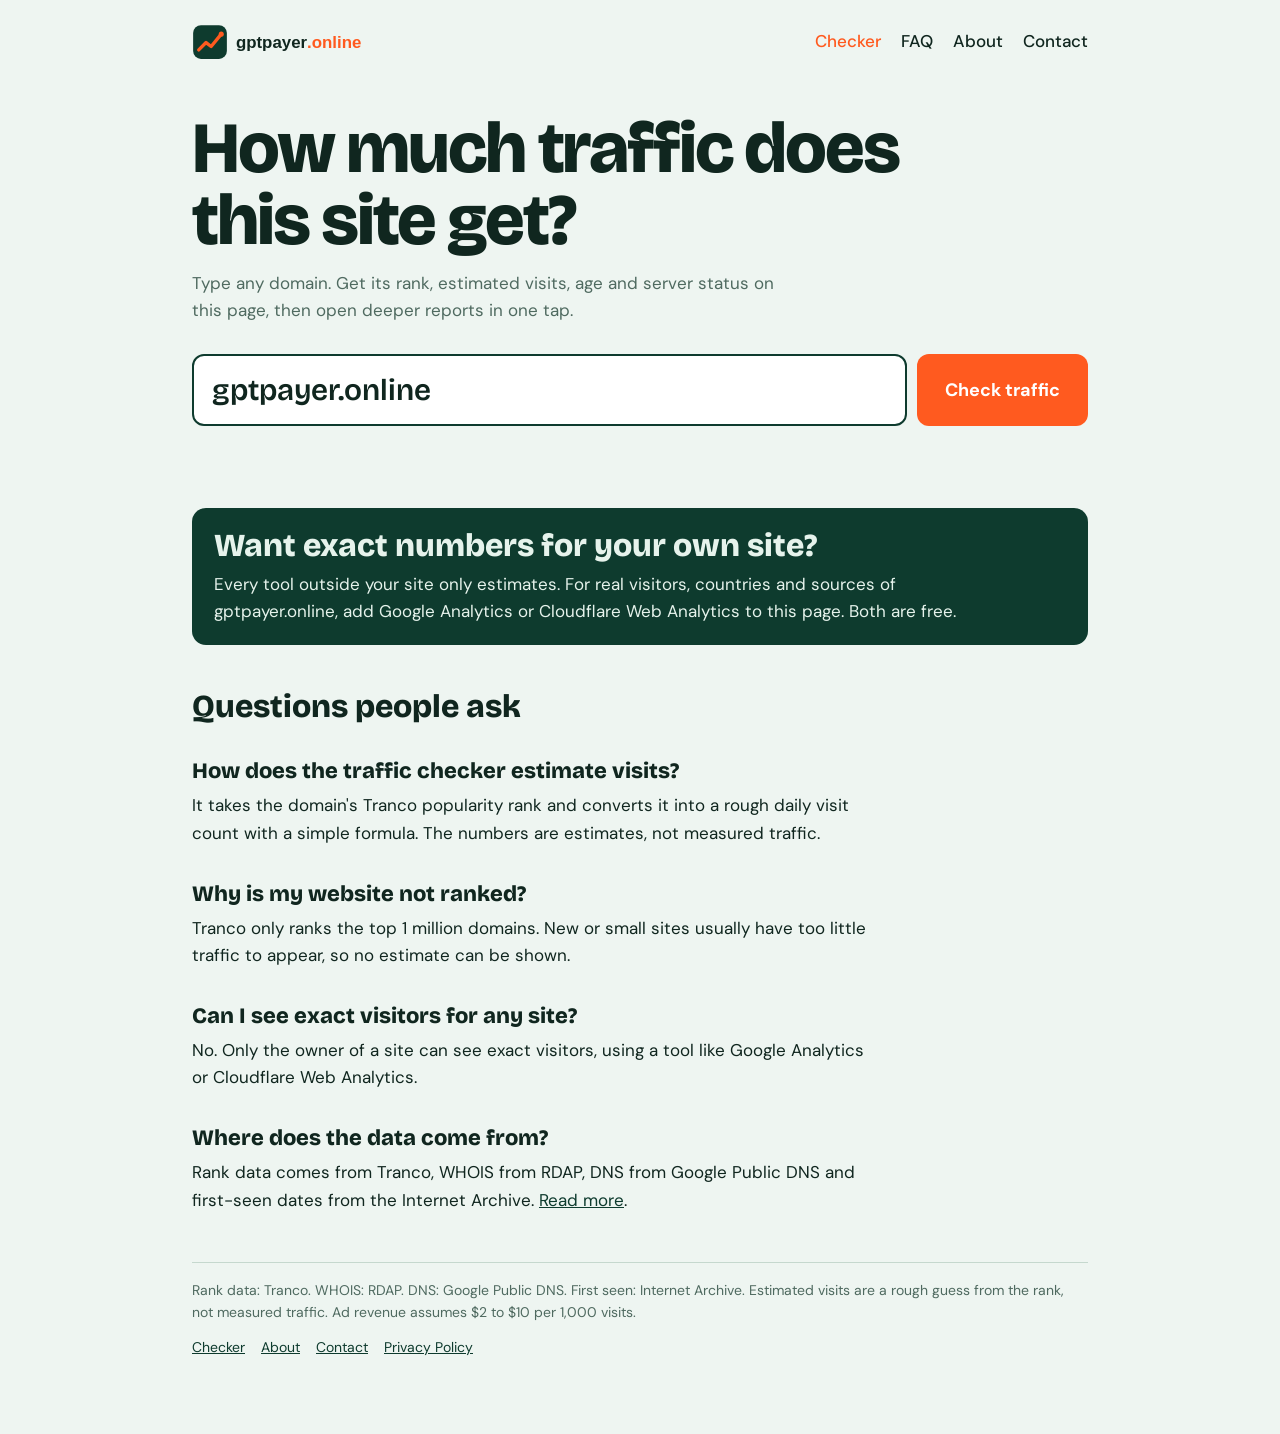
<file: index.html>
<!DOCTYPE html>
<html lang="en">
<head>
<meta charset="utf-8">
<meta name="viewport" content="width=device-width, initial-scale=1">
<title>GPTPayer Traffic Checker – rank, age and traffic of any website</title>
<meta name="description" content="Check any domain: popularity rank, estimated visits, domain age, DNS and online status in one page.">
<link rel="canonical" href="https://gptpayer.online/">
<link rel="icon" href="assets/img/favicon.svg" type="image/svg+xml">
<link rel="apple-touch-icon" href="assets/img/apple-touch-icon.png">
<meta name="theme-color" content="#0e3b2e">
<meta property="og:type" content="website">
<meta property="og:site_name" content="GPTPayer Traffic Checker">
<meta property="og:title" content="GPTPayer Traffic Checker – rank, age and traffic of any website">
<meta property="og:description" content="Check any domain: popularity rank, estimated visits, domain age, DNS and online status in one page.">
<meta property="og:url" content="https://gptpayer.online/">
<meta property="og:image" content="https://gptpayer.online/assets/img/og-image.png">
<meta property="og:image:width" content="1200">
<meta property="og:image:height" content="630">
<meta name="twitter:card" content="summary_large_image">
<meta name="twitter:title" content="GPTPayer Traffic Checker – rank, age and traffic of any website">
<meta name="twitter:description" content="Check any domain: popularity rank, estimated visits, domain age, DNS and online status in one page.">
<meta name="twitter:image" content="https://gptpayer.online/assets/img/og-image.png">
<script type="application/ld+json">{"@context":"https://schema.org","@graph":[{"@type":"WebApplication","name":"GPTPayer Traffic Checker","url":"https://gptpayer.online/","applicationCategory":"UtilitiesApplication","operatingSystem":"Any","offers":{"@type":"Offer","price":"0","priceCurrency":"USD"}},{"@type":"FAQPage","mainEntity":[{"@type":"Question","name":"How does the traffic checker estimate visits?","acceptedAnswer":{"@type":"Answer","text":"It takes the domain's Tranco popularity rank and converts it into a rough daily visit count with a simple formula. The numbers are estimates, not measured traffic."}},{"@type":"Question","name":"Why is my website not ranked?","acceptedAnswer":{"@type":"Answer","text":"Tranco only ranks the top 1 million domains. New or small sites usually have too little traffic to appear, so no estimate can be shown."}},{"@type":"Question","name":"Can I see exact visitors for any site?","acceptedAnswer":{"@type":"Answer","text":"No. Only the owner of a site can see exact visitors, using a tool like Google Analytics or Cloudflare Web Analytics."}},{"@type":"Question","name":"Where does the data come from?","acceptedAnswer":{"@type":"Answer","text":"Rank data comes from Tranco, WHOIS from RDAP, DNS from Google Public DNS and first-seen dates from the Internet Archive."}}]}]}</script>
<link rel="preconnect" href="https://fonts.googleapis.com">
<link rel="preconnect" href="https://fonts.gstatic.com" crossorigin>
<link rel="stylesheet" href="https://fonts.googleapis.com/css2?family=Bricolage+Grotesque:wght@600;800&family=DM+Sans:wght@400;500;700&display=swap">
<link rel="stylesheet" href="assets/css/base.css">
<link rel="stylesheet" href="assets/css/home.css">
<!-- Google Analytics -->
<script async src="https://www.googletagmanager.com/gtag/js?id=G-QGYQ5YF788"></script>
<script src="assets/js/analytics.js"></script>
</head>
<body class="home">
<div class="wrap wrap--wide">
  <header>
    <nav class="site-nav" aria-label="Main">
      <a class="site-nav__logo" href="index.html" aria-label="gptpayer.online home"><img src="assets/img/logo.svg" alt="gptpayer.online" width="180" height="36"></a>
      <div class="site-nav__links"><a href="index.html" aria-current="page">Checker</a><a href="index.html#faq">FAQ</a><a href="about.html">About</a><a href="contact.html">Contact</a></div>
    </nav>
  </header>

  <main>
    <h1 id="top">How much traffic does this site get?</h1>
    <p class="lead">Type any domain. Get its rank, estimated visits, age and server status on this page, then open deeper reports in one tap.</p>

    <div class="field">
      <input id="d" type="text" inputmode="url" autocomplete="off" autocapitalize="off" spellcheck="false" placeholder="example.com" aria-label="Domain name" value="gptpayer.online">
      <button type="button" id="go">Check traffic</button>
    </div>
    <p id="msg" role="alert"></p>
    <noscript><p class="empty">This tool needs JavaScript to run. Please enable it and reload the page.</p></noscript>

    <section id="res" aria-live="polite" hidden>
      <h2 id="rt"></h2>
      <p class="sub">Live results.</p>
      <div class="panel"><div id="chead"></div><div id="tabs" class="tabs"></div><div id="chart"></div><div id="cstats" class="cs"></div></div>
      <div class="list" id="ml" style="margin-top:34px"></div>
      <h3>WHOIS</h3><div class="list" id="wl"></div>
      <h3>DNS records</h3><div class="list" id="dl"></div>
    </section>

    <section id="exact" class="note">
      <h2>Want exact numbers for your own site?</h2>
      <p>Every tool outside your site only estimates. For real visitors, countries and sources of gptpayer.online, add Google Analytics or Cloudflare Web Analytics to this page. Both are free.</p>
    </section>

    <section id="faq">
      <h2>Questions people ask</h2>
    <h3>How does the traffic checker estimate visits?</h3>
    <p>It takes the domain's Tranco popularity rank and converts it into a rough daily visit count with a simple formula. The numbers are estimates, not measured traffic.</p>
    <h3>Why is my website not ranked?</h3>
    <p>Tranco only ranks the top 1 million domains. New or small sites usually have too little traffic to appear, so no estimate can be shown.</p>
    <h3>Can I see exact visitors for any site?</h3>
    <p>No. Only the owner of a site can see exact visitors, using a tool like Google Analytics or Cloudflare Web Analytics.</p>
    <h3>Where does the data come from?</h3>
    <p>Rank data comes from Tranco, WHOIS from RDAP, DNS from Google Public DNS and first-seen dates from the Internet Archive. <a href="about.html">Read more</a>.</p>
    </section>
  </main>

  <footer class="site-footer">
    <p>Rank data: Tranco. WHOIS: RDAP. DNS: Google Public DNS. First seen: Internet Archive. Estimated visits are a rough guess from the rank, not measured traffic. Ad revenue assumes $2 to $10 per 1,000 visits.</p>
    <p class="site-footer__links"><a href="index.html">Checker</a><a href="about.html">About</a><a href="contact.html">Contact</a><a href="privacy.html">Privacy Policy</a></p>
  </footer>
</div>

<script src="assets/js/app.js"></script>
</body>
</html>
</file>
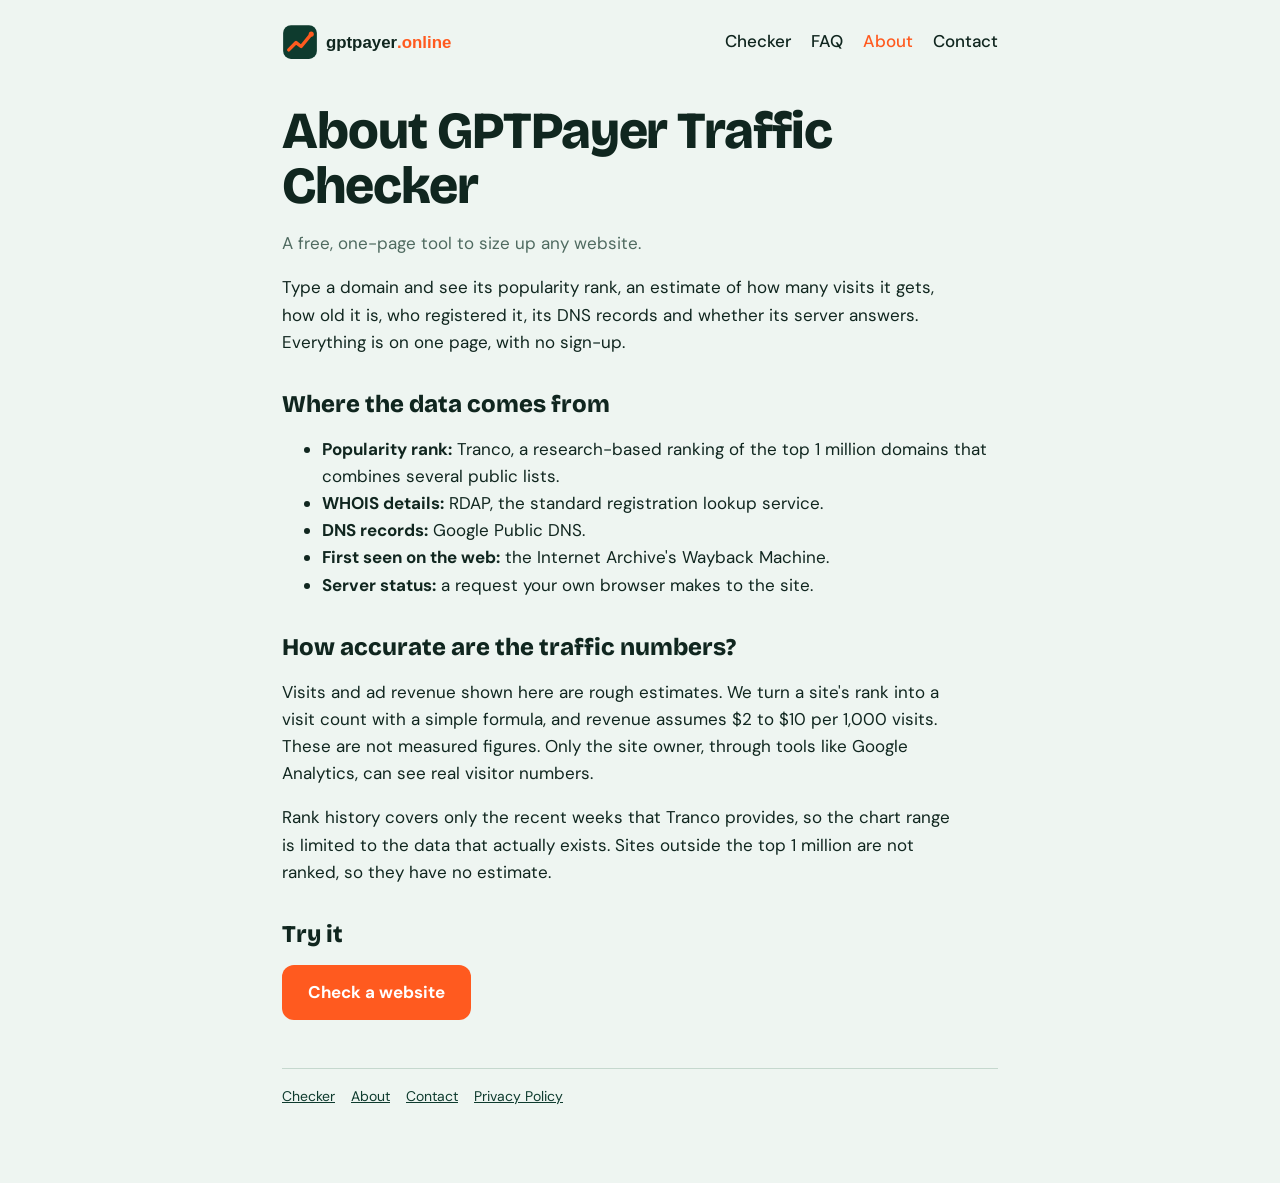
<file: about.html>
<!DOCTYPE html>
<html lang="en">
<head>
<meta charset="utf-8">
<meta name="viewport" content="width=device-width, initial-scale=1">
<title>About – GPTPayer Traffic Checker</title>
<meta name="description" content="What GPTPayer Traffic Checker is, where its data comes from and how accurate the traffic estimates are.">
<link rel="canonical" href="https://gptpayer.online/about.html">
<link rel="icon" href="assets/img/favicon.svg" type="image/svg+xml">
<link rel="apple-touch-icon" href="assets/img/apple-touch-icon.png">
<meta name="theme-color" content="#0e3b2e">
<link rel="preconnect" href="https://fonts.googleapis.com">
<link rel="preconnect" href="https://fonts.gstatic.com" crossorigin>
<link rel="stylesheet" href="https://fonts.googleapis.com/css2?family=Bricolage+Grotesque:wght@600;800&family=DM+Sans:wght@400;500;700&display=swap">
<link rel="stylesheet" href="assets/css/base.css">
<link rel="stylesheet" href="assets/css/pages.css">
<!-- Google Analytics -->
<script async src="https://www.googletagmanager.com/gtag/js?id=G-QGYQ5YF788"></script>
<script src="assets/js/analytics.js"></script>
</head>
<body>
<div class="wrap">
  <header>
    <nav class="site-nav" aria-label="Main">
      <a class="site-nav__logo" href="index.html" aria-label="gptpayer.online home"><img src="assets/img/logo.svg" alt="gptpayer.online" width="180" height="36"></a>
      <div class="site-nav__links"><a href="index.html">Checker</a><a href="index.html#faq">FAQ</a><a href="about.html" aria-current="page">About</a><a href="contact.html">Contact</a></div>
    </nav>
  </header>

  <main>
    <h1>About GPTPayer Traffic Checker</h1>
    <p class="mute">A free, one-page tool to size up any website.</p>

    <p>Type a domain and see its popularity rank, an estimate of how many visits it gets, how old it is, who registered it, its DNS records and whether its server answers. Everything is on one page, with no sign-up.</p>

    <h2>Where the data comes from</h2>
    <ul>
      <li><b>Popularity rank:</b> Tranco, a research-based ranking of the top 1 million domains that combines several public lists.</li>
      <li><b>WHOIS details:</b> RDAP, the standard registration lookup service.</li>
      <li><b>DNS records:</b> Google Public DNS.</li>
      <li><b>First seen on the web:</b> the Internet Archive's Wayback Machine.</li>
      <li><b>Server status:</b> a request your own browser makes to the site.</li>
    </ul>

    <h2>How accurate are the traffic numbers?</h2>
    <p>Visits and ad revenue shown here are rough estimates. We turn a site's rank into a visit count with a simple formula, and revenue assumes $2 to $10 per 1,000 visits. These are not measured figures. Only the site owner, through tools like Google Analytics, can see real visitor numbers.</p>
    <p>Rank history covers only the recent weeks that Tranco provides, so the chart range is limited to the data that actually exists. Sites outside the top 1 million are not ranked, so they have no estimate.</p>

    <h2>Try it</h2>
    <a class="cta" href="index.html">Check a website</a>
  </main>

  <footer class="site-footer">
    <p class="site-footer__links"><a href="index.html">Checker</a><a href="about.html">About</a><a href="contact.html">Contact</a><a href="privacy.html">Privacy Policy</a></p>
  </footer>
</div>
</body>
</html>
</file>
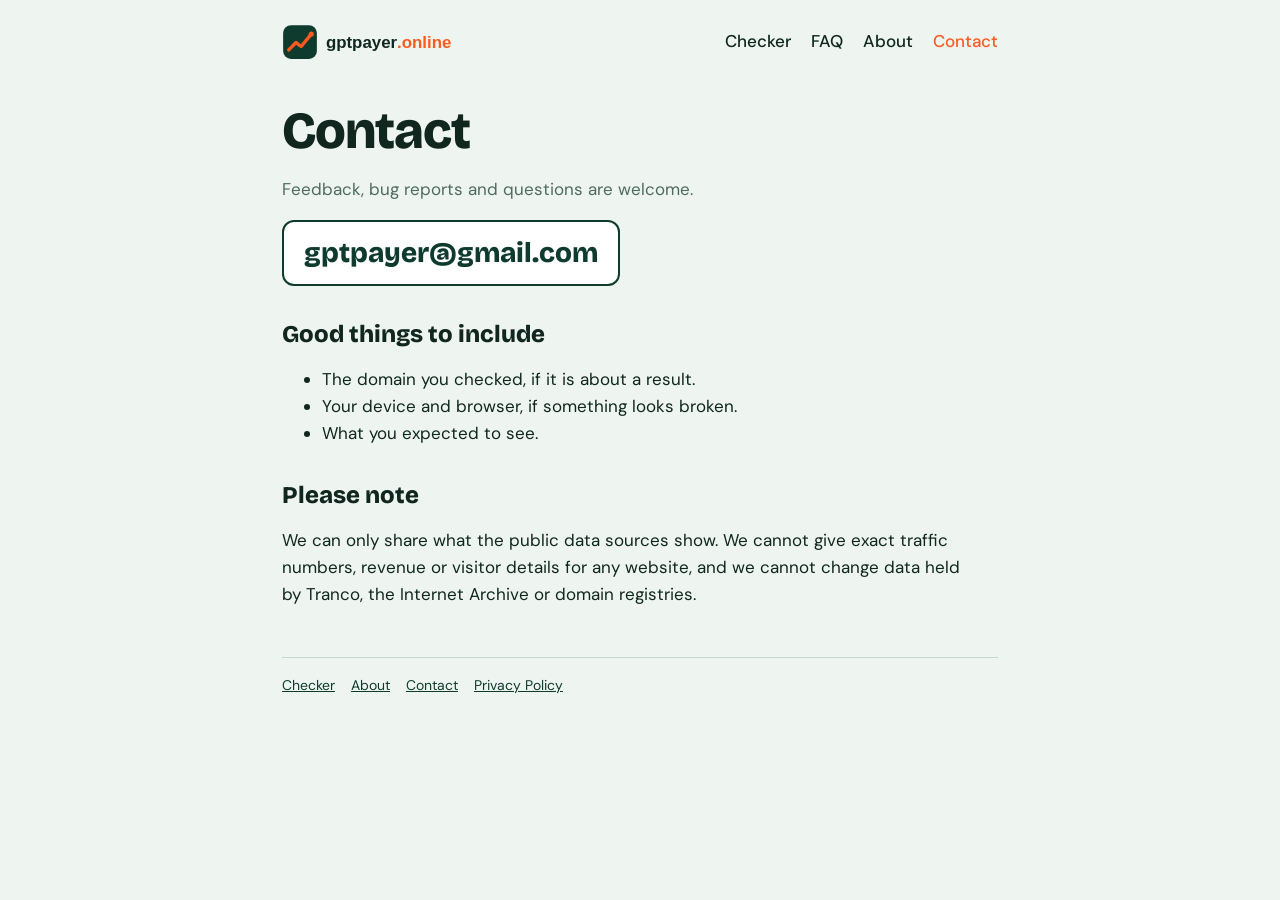
<file: contact.html>
<!DOCTYPE html>
<html lang="en">
<head>
<meta charset="utf-8">
<meta name="viewport" content="width=device-width, initial-scale=1">
<title>Contact – GPTPayer Traffic Checker</title>
<meta name="description" content="Contact GPTPayer Traffic Checker for feedback, bug reports or data questions.">
<link rel="canonical" href="https://gptpayer.online/contact.html">
<link rel="icon" href="assets/img/favicon.svg" type="image/svg+xml">
<link rel="apple-touch-icon" href="assets/img/apple-touch-icon.png">
<meta name="theme-color" content="#0e3b2e">
<link rel="preconnect" href="https://fonts.googleapis.com">
<link rel="preconnect" href="https://fonts.gstatic.com" crossorigin>
<link rel="stylesheet" href="https://fonts.googleapis.com/css2?family=Bricolage+Grotesque:wght@600;800&family=DM+Sans:wght@400;500;700&display=swap">
<link rel="stylesheet" href="assets/css/base.css">
<link rel="stylesheet" href="assets/css/pages.css">
<!-- Google Analytics -->
<script async src="https://www.googletagmanager.com/gtag/js?id=G-QGYQ5YF788"></script>
<script src="assets/js/analytics.js"></script>
</head>
<body>
<div class="wrap">
  <header>
    <nav class="site-nav" aria-label="Main">
      <a class="site-nav__logo" href="index.html" aria-label="gptpayer.online home"><img src="assets/img/logo.svg" alt="gptpayer.online" width="180" height="36"></a>
      <div class="site-nav__links"><a href="index.html">Checker</a><a href="index.html#faq">FAQ</a><a href="about.html">About</a><a href="contact.html" aria-current="page">Contact</a></div>
    </nav>
  </header>

  <main>
    <h1>Contact</h1>
    <p class="mute">Feedback, bug reports and questions are welcome.</p>

    <p><a class="mail" href="mailto:gptpayer@gmail.com">gptpayer@gmail.com</a></p>

    <h2>Good things to include</h2>
    <ul>
      <li>The domain you checked, if it is about a result.</li>
      <li>Your device and browser, if something looks broken.</li>
      <li>What you expected to see.</li>
    </ul>

    <h2>Please note</h2>
    <p>We can only share what the public data sources show. We cannot give exact traffic numbers, revenue or visitor details for any website, and we cannot change data held by Tranco, the Internet Archive or domain registries.</p>
  </main>

  <footer class="site-footer">
    <p class="site-footer__links"><a href="index.html">Checker</a><a href="about.html">About</a><a href="contact.html">Contact</a><a href="privacy.html">Privacy Policy</a></p>
  </footer>
</div>
</body>
</html>
</file>
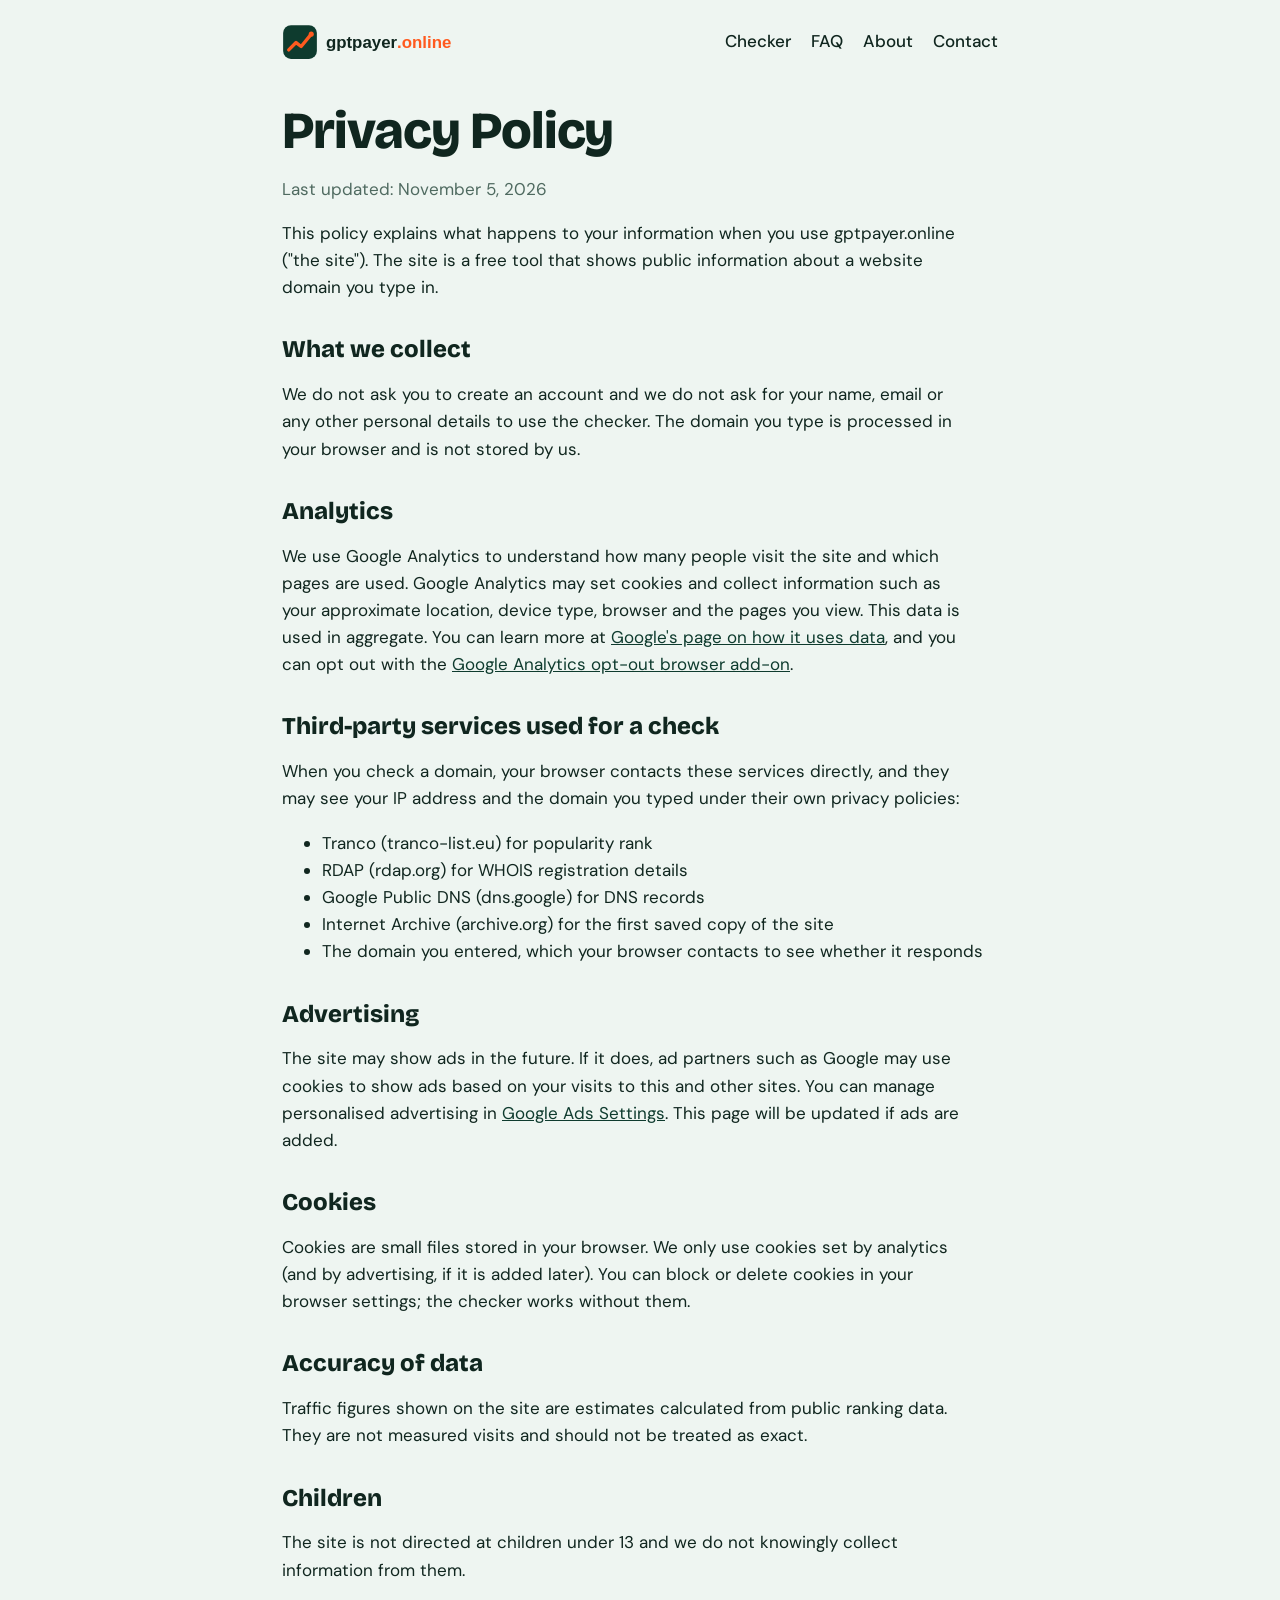
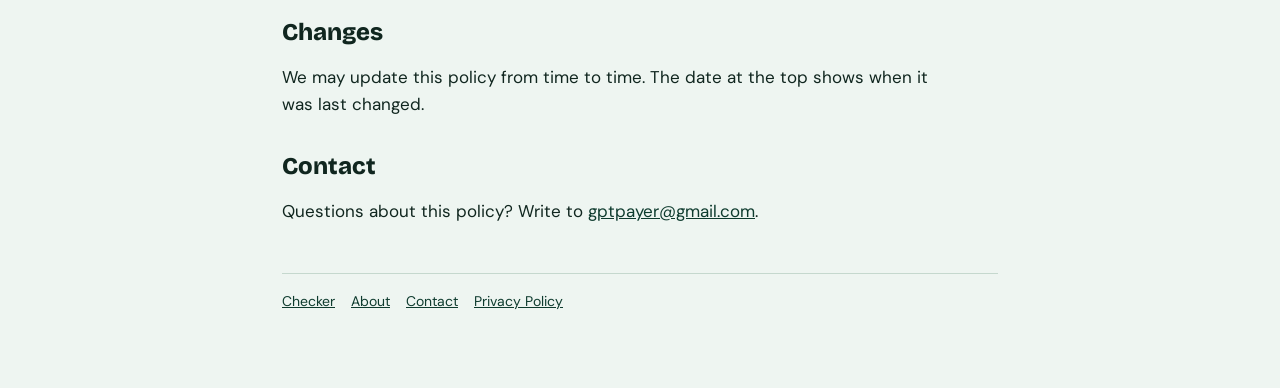
<file: privacy.html>
<!DOCTYPE html>
<html lang="en">
<head>
<meta charset="utf-8">
<meta name="viewport" content="width=device-width, initial-scale=1">
<title>Privacy Policy – GPTPayer Traffic Checker</title>
<meta name="description" content="How gptpayer.online handles data: analytics, cookies and the third-party services used to check a domain.">
<link rel="canonical" href="https://gptpayer.online/privacy.html">
<link rel="icon" href="assets/img/favicon.svg" type="image/svg+xml">
<link rel="apple-touch-icon" href="assets/img/apple-touch-icon.png">
<meta name="theme-color" content="#0e3b2e">
<link rel="preconnect" href="https://fonts.googleapis.com">
<link rel="preconnect" href="https://fonts.gstatic.com" crossorigin>
<link rel="stylesheet" href="https://fonts.googleapis.com/css2?family=Bricolage+Grotesque:wght@600;800&family=DM+Sans:wght@400;500;700&display=swap">
<link rel="stylesheet" href="assets/css/base.css">
<link rel="stylesheet" href="assets/css/pages.css">
<!-- Google Analytics -->
<script async src="https://www.googletagmanager.com/gtag/js?id=G-QGYQ5YF788"></script>
<script src="assets/js/analytics.js"></script>
</head>
<body>
<div class="wrap">
  <header>
    <nav class="site-nav" aria-label="Main">
      <a class="site-nav__logo" href="index.html" aria-label="gptpayer.online home"><img src="assets/img/logo.svg" alt="gptpayer.online" width="180" height="36"></a>
      <div class="site-nav__links"><a href="index.html">Checker</a><a href="index.html#faq">FAQ</a><a href="about.html">About</a><a href="contact.html">Contact</a></div>
    </nav>
  </header>

  <main>
    <h1>Privacy Policy</h1>
    <p class="mute">Last updated: November 5, 2026</p>

    <p>This policy explains what happens to your information when you use gptpayer.online ("the site"). The site is a free tool that shows public information about a website domain you type in.</p>

    <h2>What we collect</h2>
    <p>We do not ask you to create an account and we do not ask for your name, email or any other personal details to use the checker. The domain you type is processed in your browser and is not stored by us.</p>

    <h2>Analytics</h2>
    <p>We use Google Analytics to understand how many people visit the site and which pages are used. Google Analytics may set cookies and collect information such as your approximate location, device type, browser and the pages you view. This data is used in aggregate. You can learn more at <a href="https://policies.google.com/technologies/partner-sites" rel="noopener">Google's page on how it uses data</a>, and you can opt out with the <a href="https://tools.google.com/dlpage/gaoptout" rel="noopener">Google Analytics opt-out browser add-on</a>.</p>

    <h2>Third-party services used for a check</h2>
    <p>When you check a domain, your browser contacts these services directly, and they may see your IP address and the domain you typed under their own privacy policies:</p>
    <ul>
      <li>Tranco (tranco-list.eu) for popularity rank</li>
      <li>RDAP (rdap.org) for WHOIS registration details</li>
      <li>Google Public DNS (dns.google) for DNS records</li>
      <li>Internet Archive (archive.org) for the first saved copy of the site</li>
      <li>The domain you entered, which your browser contacts to see whether it responds</li>
    </ul>

    <h2>Advertising</h2>
    <p>The site may show ads in the future. If it does, ad partners such as Google may use cookies to show ads based on your visits to this and other sites. You can manage personalised advertising in <a href="https://adssettings.google.com" rel="noopener">Google Ads Settings</a>. This page will be updated if ads are added.</p>

    <h2>Cookies</h2>
    <p>Cookies are small files stored in your browser. We only use cookies set by analytics (and by advertising, if it is added later). You can block or delete cookies in your browser settings; the checker works without them.</p>

    <h2>Accuracy of data</h2>
    <p>Traffic figures shown on the site are estimates calculated from public ranking data. They are not measured visits and should not be treated as exact.</p>

    <h2>Children</h2>
    <p>The site is not directed at children under 13 and we do not knowingly collect information from them.</p>

    <h2>Changes</h2>
    <p>We may update this policy from time to time. The date at the top shows when it was last changed.</p>

    <h2>Contact</h2>
    <p>Questions about this policy? Write to <a href="mailto:gptpayer@gmail.com">gptpayer@gmail.com</a>.</p>
  </main>

  <footer class="site-footer">
    <p class="site-footer__links"><a href="index.html">Checker</a><a href="about.html">About</a><a href="contact.html">Contact</a><a href="privacy.html">Privacy Policy</a></p>
  </footer>
</div>
</body>
</html>
</file>
<file: assets/css/base.css>
/* ==========================================================
   base.css – shared by every page
   (variables, reset, typography, header/nav, footer)
   ========================================================== */
:root{
  --paper:#eef5f1;--ink:#10261f;--mute:#4f6a60;--line:#c5d8ce;
  --hot:#ff5a1f;--deep:#0e3b2e;--white:#fff;
  --good:#0a7d4b;--mid:#b86e00;--bad:#b3260e;
}
*{box-sizing:border-box}
html{scroll-behavior:smooth}
@media (prefers-reduced-motion:reduce){html{scroll-behavior:auto}}
body{margin:0;background:var(--paper);color:var(--ink);font:400 17px/1.6 "DM Sans",system-ui,sans-serif}
img{max-width:100%}

.wrap{max-width:760px;margin:0 auto;padding:24px 22px 64px}

h1{font:800 clamp(34px,7vw,52px)/1.05 "Bricolage Grotesque",sans-serif;letter-spacing:-.02em;margin:44px 0 8px}
h2{font:800 24px/1.2 "Bricolage Grotesque",sans-serif;margin:34px 0 6px}
p,li{max-width:40em}
.mute{color:var(--mute)}
a{color:var(--deep)}
a:focus-visible,button:focus-visible,input:focus-visible{outline:3px solid var(--hot);outline-offset:3px}

/* Header / navigation */
.site-nav{display:flex;justify-content:space-between;align-items:center;gap:12px;flex-wrap:wrap}
.site-nav__logo{display:block}
.site-nav__logo img{display:block;height:36px;width:auto}
.site-nav__links a{margin-left:20px;color:var(--ink);text-decoration:none;font-weight:500}
.site-nav__links a:hover,
.site-nav__links a[aria-current="page"]{color:var(--hot)}

/* Footer */
.site-footer{margin-top:48px;padding-top:16px;border-top:1px solid var(--line);color:var(--mute);font-size:14px}
.site-footer p{margin:0 0 12px;max-width:none}
.site-footer a{margin-right:16px}
.site-footer__links{margin:0}

/* Call-to-action button */
.cta{display:inline-block;margin-top:10px;padding:14px 26px;border-radius:12px;background:var(--hot);color:var(--white);font-weight:700;text-decoration:none}
.cta:hover{background:#e84a10}
</file>
<file: assets/css/home.css>
/* ==========================================================
   home.css – traffic checker (index.html only)
   ========================================================== */
.wrap--wide{max-width:940px}
.home h1{font:800 clamp(38px,8vw,72px)/1 "Bricolage Grotesque",sans-serif;letter-spacing:-.03em;margin:52px 0 14px;max-width:11em}
.home h2{font:800 clamp(24px,4vw,32px)/1.1 "Bricolage Grotesque",sans-serif;margin:0 0 6px}
.home h3{font:800 22px "Bricolage Grotesque",sans-serif;margin:34px 0 8px}
.home section{margin-top:44px}
.lead{color:var(--mute);max-width:36em;margin:0 0 30px}

/* Search form */
.field{display:flex;gap:10px;flex-wrap:wrap}
.field input{flex:1 1 260px;min-width:0;font:600 clamp(20px,4.5vw,30px) "Bricolage Grotesque",sans-serif;padding:16px 18px;border:2px solid var(--deep);border-radius:12px;background:var(--white);color:var(--ink)}
.field button{font:700 18px "DM Sans",sans-serif;padding:16px 28px;border:0;border-radius:12px;background:var(--hot);color:var(--white);cursor:pointer}
.field button:hover{background:#e84a10}
#msg{min-height:1.6em;margin:10px 0 0;color:var(--bad);font-weight:500}

/* Results */
#res[hidden]{display:none}
.sub{color:var(--mute);margin:0 0 14px}
.list{border-top:2px solid var(--deep)}
.m{display:grid;grid-template-columns:1fr auto;gap:4px 20px;align-items:start;padding:16px 4px;border-bottom:1px solid var(--line)}
.m b{font-weight:700;font-size:18px}
.m p{margin:2px 0 0;color:var(--mute);font-size:15px;max-width:34em}
.m strong{font:800 clamp(22px,4vw,30px)/1.1 "Bricolage Grotesque",sans-serif;text-align:right}
.m strong.wait{color:var(--mute);font-weight:600;font-size:18px}
.m svg{display:block;margin-top:8px;max-width:100%}
.good{color:var(--good)}.mid{color:var(--mid)}.bad{color:var(--bad)}
.empty{color:var(--mute);margin:14px 4px}

/* Chart panel */
.panel{border:2px solid var(--deep);border-radius:14px;background:var(--white);padding:16px 14px 8px}
#chead strong{font:800 clamp(30px,6vw,44px)/1 "Bricolage Grotesque",sans-serif}
#chead small{color:var(--mute);margin-left:8px}
.chg{font-weight:700;margin-left:10px}
.cs{display:grid;grid-template-columns:1fr;gap:10px 14px;margin:8px 0 10px}
.cs div{border-top:1px solid var(--line);padding-top:8px}
.cs span{display:block;color:var(--mute);font-size:13px}
.cs b{font:800 20px "Bricolage Grotesque",sans-serif}
.tabs{display:flex;gap:6px;flex-wrap:wrap;margin:12px 0 6px}
.tab{font:600 15px "DM Sans",sans-serif;padding:6px 14px;border:0;border-radius:999px;background:transparent;color:var(--mute);cursor:pointer}
.tab.on{background:var(--deep);color:var(--white)}
#chart svg{width:100%;height:auto;display:block;touch-action:pan-y}

/* WHOIS + DNS tables */
.kv{display:grid;grid-template-columns:130px 1fr;gap:4px 16px;padding:12px 4px;border-bottom:1px solid var(--line)}
.kv span{color:var(--mute);font-weight:500}
.kv div{font-weight:500;word-break:break-word}
.dns{display:grid;grid-template-columns:56px 1fr 1.3fr;gap:4px 12px;padding:10px 4px;border-bottom:1px solid var(--line);font-size:15px;word-break:break-all}

/* Info blocks */
.note{padding:20px 22px;background:var(--deep);color:#e6f3ec;border-radius:14px}
.note p{margin:0;max-width:44em}
.note h2{margin-bottom:8px}
#faq p{margin:0 0 4px;max-width:40em}

@media (max-width:520px){
  .kv{grid-template-columns:1fr}
  .dns{grid-template-columns:44px 1fr}
  .dns > :nth-child(3){grid-column:1 / -1}
}
</file>
<file: assets/css/pages.css>
/* ==========================================================
   pages.css – About, Contact, Privacy
   ========================================================== */
.mail{display:inline-block;font:800 clamp(20px,5vw,28px) "Bricolage Grotesque",sans-serif;padding:14px 20px;border:2px solid var(--deep);border-radius:12px;background:var(--white);text-decoration:none;word-break:break-all}
</file>
